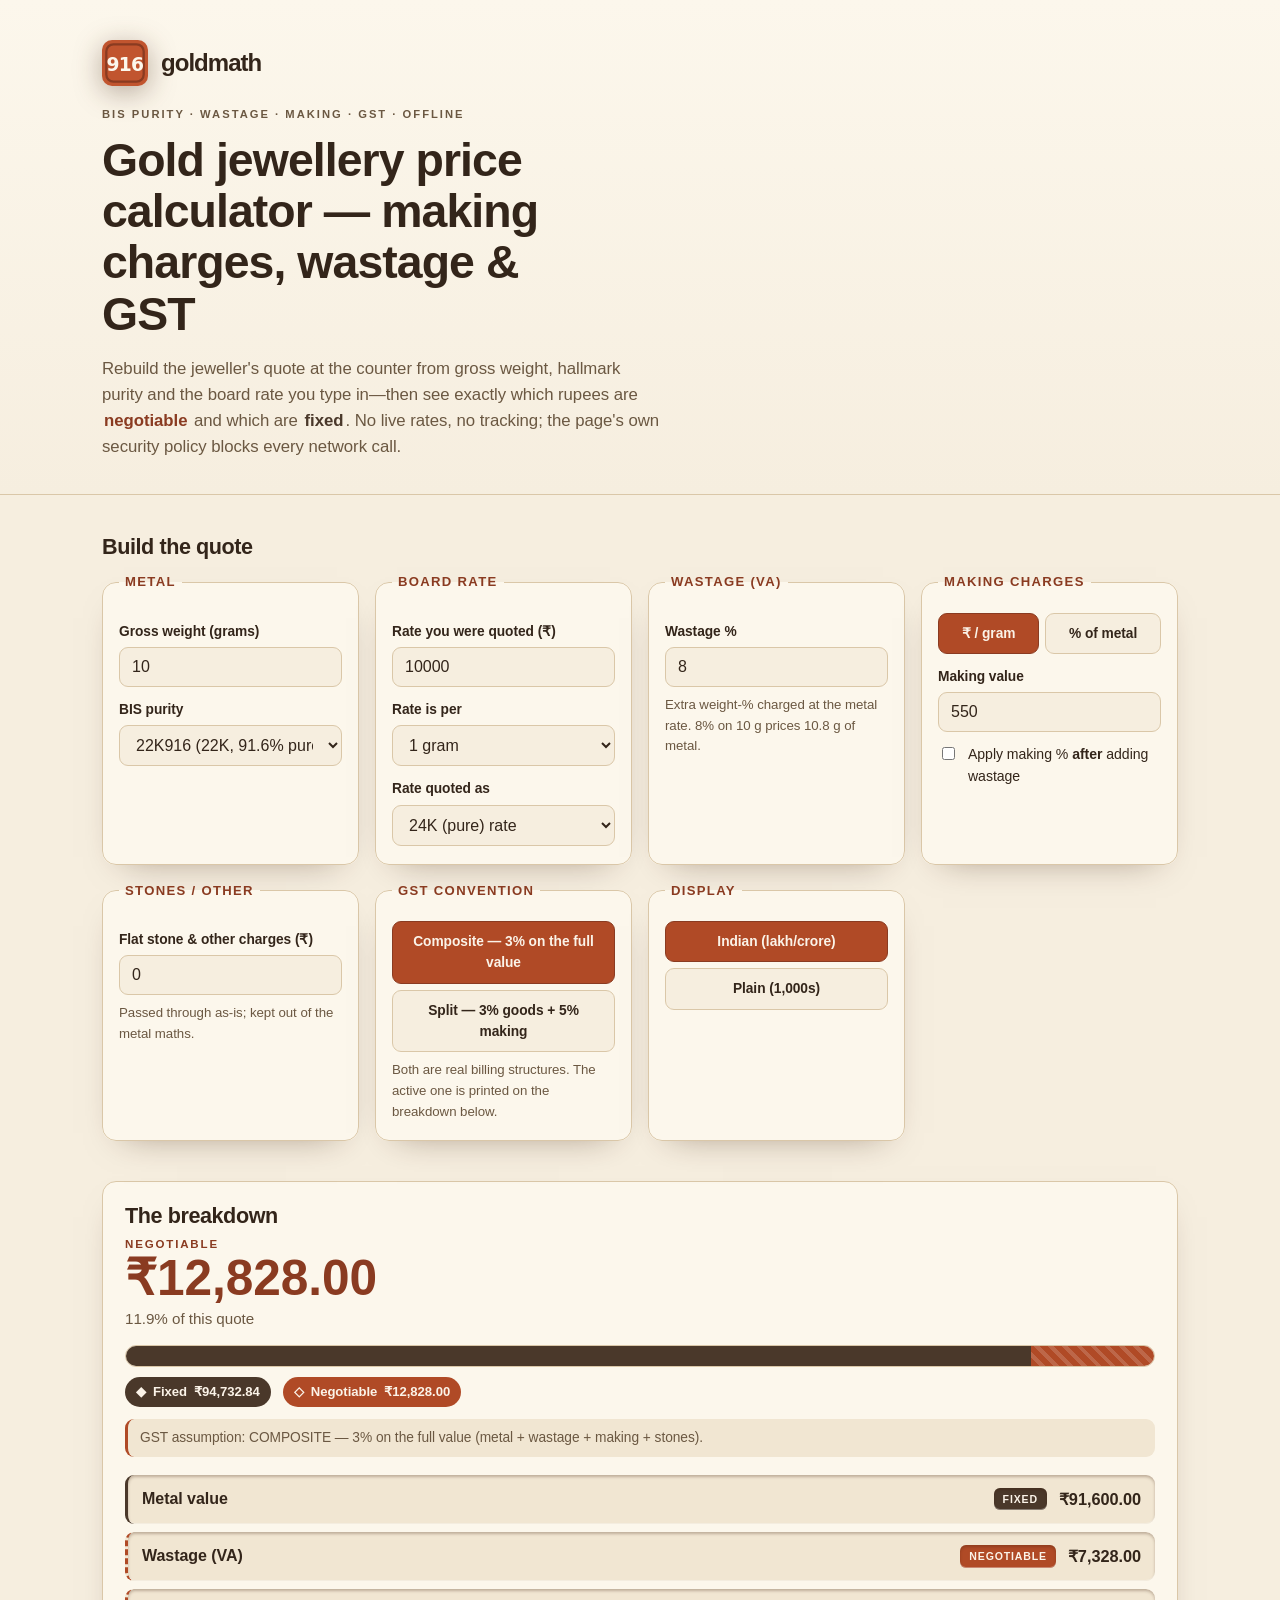
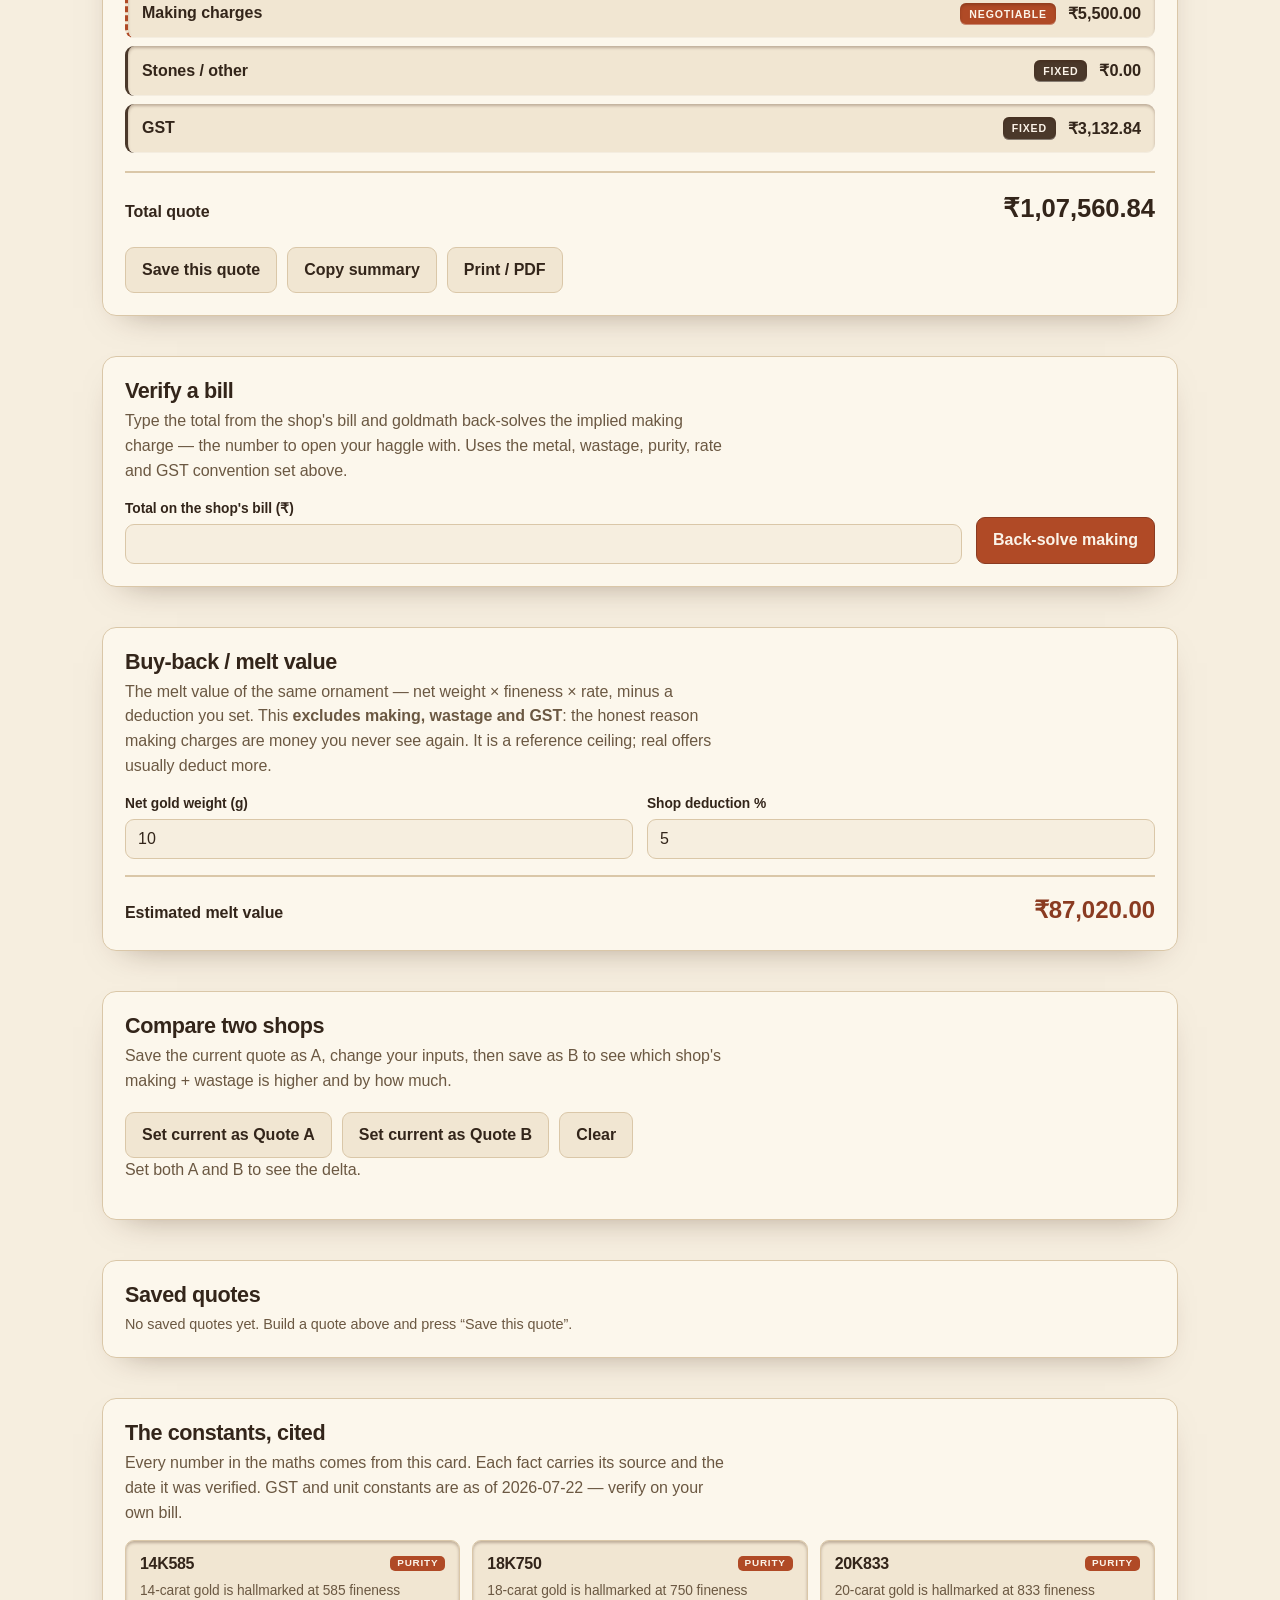
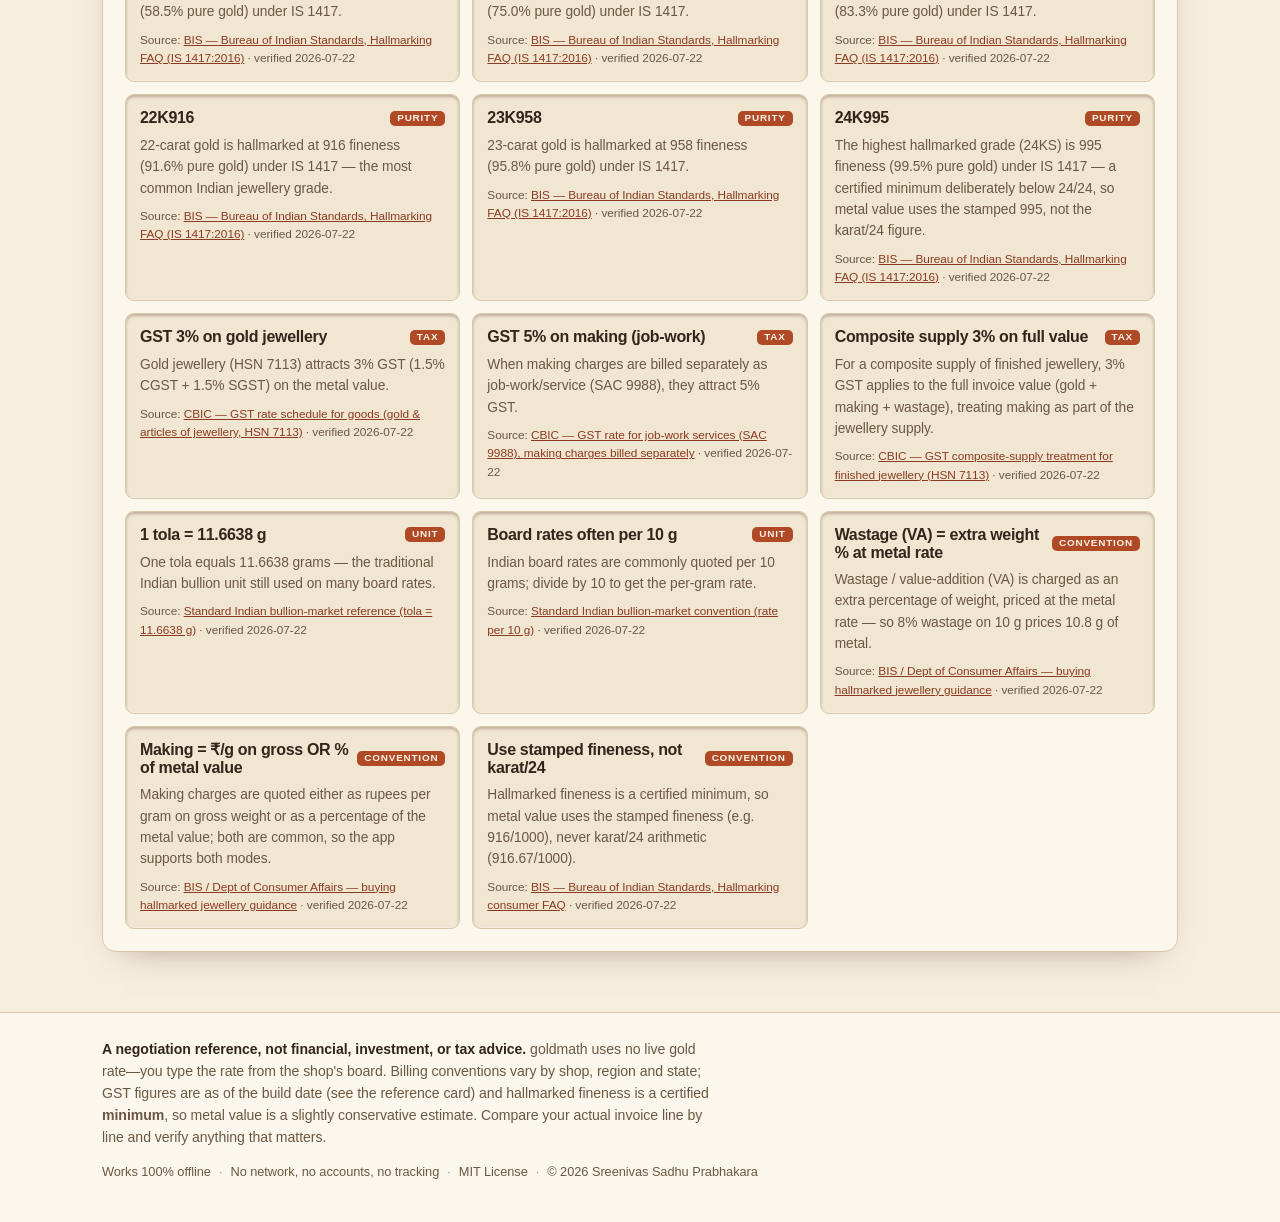
<file: index.html>
<!doctype html>
<html lang="en">
<head>
  <meta charset="utf-8">
  <meta name="viewport" content="width=device-width, initial-scale=1">
  <meta http-equiv="Content-Security-Policy" content="default-src 'self'; connect-src 'none'; img-src 'self' data:; base-uri 'none'; form-action 'none'; frame-ancestors 'none'; object-src 'none'">
  <title>goldmath — gold jewellery price calculator: making charges, wastage &amp; GST</title>
  <meta name="description" content="Rebuild a jeweller's gold price from weight, BIS purity, board rate, wastage, making charges and GST — and see exactly which rupees are negotiable. Private, offline, tells no one what you're pricing.">
  <meta name="color-scheme" content="dark light">
  <link rel="canonical" href="https://sreenivas-sadhu-prabhakara.github.io/goldmath/">
  <meta name="robots" content="index, follow, max-image-preview:large">
  <meta name="author" content="Sreenivas Sadhu Prabhakara">
  <meta name="keywords" content="gold jewellery price calculator, making charges calculator, gold rate calculator India, wastage charges gold, GST on gold jewellery, BIS hallmark purity, 916 gold price, gold buyback value, negotiable making charges">
  <meta name="theme-color" content="#241711" media="(prefers-color-scheme: dark)">
  <meta name="theme-color" content="#F6EEDF" media="(prefers-color-scheme: light)">

  <!-- Open Graph -->
  <meta property="og:type" content="website">
  <meta property="og:site_name" content="goldmath">
  <meta property="og:title" content="goldmath — gold jewellery price calculator: making charges, wastage &amp; GST">
  <meta property="og:description" content="Rebuild the jeweller's quote at the counter and see exactly which rupees are negotiable. Splits your bill into FIXED (metal + GST) and NEGOTIABLE (making + wastage).">
  <meta property="og:url" content="https://sreenivas-sadhu-prabhakara.github.io/goldmath/">
  <meta property="og:locale" content="en_IN">
  <meta property="og:image" content="https://sreenivas-sadhu-prabhakara.github.io/goldmath/og-image.png">
  <meta property="og:image:width" content="1200">
  <meta property="og:image:height" content="630">
  <meta property="og:image:alt" content="goldmath — a debossed 916 hallmark punch above a fixed / negotiable split bar">

  <!-- Twitter -->
  <meta name="twitter:card" content="summary_large_image">
  <meta name="twitter:title" content="goldmath — gold jewellery price calculator: making charges, wastage &amp; GST">
  <meta name="twitter:description" content="Rebuild the jeweller's quote at the counter and see exactly which rupees are negotiable. Private, offline.">
  <meta name="twitter:image" content="https://sreenivas-sadhu-prabhakara.github.io/goldmath/og-image.png">
  <meta name="twitter:image:alt" content="goldmath — a debossed 916 hallmark punch above a fixed / negotiable split bar">

  <link rel="stylesheet" href="styles.css">
  <link rel="icon" href="favicon.svg" type="image/svg+xml">
  <link rel="apple-touch-icon" href="apple-touch-icon.png">
  <link rel="manifest" href="manifest.webmanifest">

  <!-- Structured data (data block; not affected by script-src) -->
  <script type="application/ld+json">
  {
    "@context": "https://schema.org",
    "@type": "WebApplication",
    "name": "goldmath",
    "description": "A gold jewellery price calculator that rebuilds a jeweller's quote from gross weight, BIS purity, board rate, wastage, making charges and GST, then splits it into FIXED (metal value + GST) and NEGOTIABLE (making + wastage). Also shows honest buy-back value. Runs fully offline.",
    "url": "https://sreenivas-sadhu-prabhakara.github.io/goldmath/",
    "applicationCategory": "FinanceApplication",
    "operatingSystem": "Any (modern web browser)",
    "browserRequirements": "Requires a modern web browser with JavaScript enabled.",
    "isAccessibleForFree": true,
    "offers": { "@type": "Offer", "price": "0", "priceCurrency": "INR" },
    "license": "https://opensource.org/licenses/MIT",
    "author": { "@type": "Person", "name": "Sreenivas Sadhu Prabhakara" },
    "softwareVersion": "0.1.0",
    "featureList": [
      "Rebuild a gold jewellery quote from weight, purity, rate, wastage, making and GST",
      "Split the quote into FIXED (metal + GST) and NEGOTIABLE (making + wastage)",
      "BIS IS 1417 purity picker (14K585 to 24K995)",
      "Two GST conventions: composite 3% vs split 3% + 5% on making",
      "Verify mode: back-solve the implied making charge from a shop's total",
      "Buy-back / melt-value estimate excluding making, wastage and GST",
      "Two-quote side-by-side comparison",
      "Runs 100% offline in your browser — no network, ever"
    ]
  }
  </script>
  <script type="application/ld+json">
  {
    "@context": "https://schema.org",
    "@type": "FAQPage",
    "mainEntity": [
      {
        "@type": "Question",
        "name": "How are gold jewellery making charges calculated?",
        "acceptedAnswer": {
          "@type": "Answer",
          "text": "Making charges are quoted either as rupees per gram on the gross weight or as a percentage of the metal value. goldmath supports both, and treats making charges plus wastage as the NEGOTIABLE part of your bill — the rupees that can move in a haggle — while metal value and GST are FIXED."
        }
      },
      {
        "@type": "Question",
        "name": "What GST applies to gold jewellery in India?",
        "acceptedAnswer": {
          "@type": "Answer",
          "text": "Gold jewellery (HSN 7113) attracts 3% GST on the metal value. When making charges are billed separately as job-work (SAC 9988) they attract 5%. Many bills instead treat the whole thing as a composite supply taxed at 3%. goldmath lets you pick whichever convention your bill uses and prints the assumption. Rates are as of 2026-07-22 — verify against your invoice."
        }
      },
      {
        "@type": "Question",
        "name": "Why does goldmath use 916 and not 22/24 for 22K gold?",
        "acceptedAnswer": {
          "@type": "Answer",
          "text": "Under BIS standard IS 1417, hallmarked 22-carat gold is stamped 916 (a certified minimum of 91.6% purity), not 22/24 = 91.667%. goldmath uses the stamped fineness, so metal value is a slightly conservative, honest estimate."
        }
      },
      {
        "@type": "Question",
        "name": "Does goldmath fetch live gold rates or track what I price?",
        "acceptedAnswer": {
          "@type": "Answer",
          "text": "No — never. You type the rate from the shop's board or the day's newspaper. The page's Content-Security-Policy sets connect-src 'none', so the browser itself physically blocks every network request. Nothing about what you are pricing can leave your device; saved quotes live only in this browser's localStorage."
        }
      }
    ]
  }
  </script>
</head>
<body>
  <a class="skip-link" href="#builder">Skip to the calculator</a>

  <!-- ============ HERO ============ -->
  <header class="hero" id="top">
    <div class="hero__inner">
      <div class="brand">
        <svg class="brand__mark" viewBox="0 0 32 32" aria-hidden="true">
          <rect width="32" height="32" rx="7" fill="#C1552F"/>
          <rect x="3" y="3" width="26" height="26" rx="5" fill="none" stroke="#8A3B21" stroke-width="1.6"/>
          <text x="16" y="21.5" text-anchor="middle" font-family="system-ui, -apple-system, sans-serif" font-weight="800" font-size="13" letter-spacing="-0.5" fill="#FCF7EC">916</text>
        </svg>
        <span class="brand__word">goldmath</span>
      </div>
      <p class="eyebrow">BIS purity &middot; wastage &middot; making &middot; GST &middot; offline</p>
      <h1 class="hero__title">Gold jewellery price calculator&nbsp;&mdash; making charges, wastage &amp; GST</h1>
      <p class="hero__lede">
        Rebuild the jeweller's quote at the counter from gross weight, hallmark purity and the
        board rate you type in&mdash;then see exactly which rupees are <span class="hl hl--neg">negotiable</span>
        and which are <span class="hl hl--fix">fixed</span>. No live rates, no tracking; the page's
        own security policy blocks every network call.
      </p>
    </div>
  </header>

  <main>
    <!-- ============ BUILDER ============ -->
    <section class="builder" id="builder" aria-labelledby="builderHeading">
      <h2 class="section__heading" id="builderHeading">Build the quote</h2>

      <form class="grid" id="quoteForm" novalidate>
        <fieldset class="panel">
          <legend class="panel__legend">Metal</legend>
          <div class="field">
            <label for="grossGrams">Gross weight (grams)</label>
            <input type="number" id="grossGrams" name="grossGrams" min="0" step="0.001" value="10" inputmode="decimal">
          </div>
          <div class="field">
            <label for="purity">BIS purity</label>
            <select id="purity" name="purity"></select>
          </div>
        </fieldset>

        <fieldset class="panel">
          <legend class="panel__legend">Board rate</legend>
          <div class="field">
            <label for="rateRupees">Rate you were quoted (₹)</label>
            <input type="number" id="rateRupees" name="rateRupees" min="0" step="0.01" value="10000" inputmode="decimal">
          </div>
          <div class="field">
            <label for="rateBasis">Rate is per</label>
            <select id="rateBasis" name="rateBasis">
              <option value="gram">1 gram</option>
              <option value="per10g">10 grams</option>
              <option value="tola">1 tola (11.6638 g)</option>
            </select>
          </div>
          <div class="field">
            <label for="rateQuoted">Rate quoted as</label>
            <select id="rateQuoted" name="rateQuoted">
              <option value="1000">24K (pure) rate</option>
              <option value="916">22K (916) rate</option>
            </select>
          </div>
        </fieldset>

        <fieldset class="panel">
          <legend class="panel__legend">Wastage (VA)</legend>
          <div class="field">
            <label for="wastagePct">Wastage %</label>
            <input type="number" id="wastagePct" name="wastagePct" min="0" step="0.1" value="8" inputmode="decimal">
          </div>
          <p class="panel__hint">Extra weight-% charged at the metal rate. 8% on 10&nbsp;g prices 10.8&nbsp;g of metal.</p>
        </fieldset>

        <fieldset class="panel">
          <legend class="panel__legend">Making charges</legend>
          <div class="segmented" role="radiogroup" aria-label="Making charge mode">
            <label class="seg"><input type="radio" name="makingMode" value="per_gram" checked><span>₹ / gram</span></label>
            <label class="seg"><input type="radio" name="makingMode" value="pct"><span>% of metal</span></label>
          </div>
          <div class="field">
            <label for="makingVal">Making value</label>
            <input type="number" id="makingVal" name="makingVal" min="0" step="0.01" value="550" inputmode="decimal">
          </div>
          <label class="toggle" id="afterWastageToggle" hidden>
            <input type="checkbox" name="makingAfterWastage"><span>Apply making&nbsp;% <em>after</em> adding wastage</span>
          </label>
        </fieldset>

        <fieldset class="panel">
          <legend class="panel__legend">Stones / other</legend>
          <div class="field">
            <label for="stonesRupees">Flat stone &amp; other charges (₹)</label>
            <input type="number" id="stonesRupees" name="stonesRupees" min="0" step="0.01" value="0" inputmode="decimal">
          </div>
          <p class="panel__hint">Passed through as-is; kept out of the metal maths.</p>
        </fieldset>

        <fieldset class="panel">
          <legend class="panel__legend">GST convention</legend>
          <div class="segmented segmented--col" role="radiogroup" aria-label="GST convention">
            <label class="seg"><input type="radio" name="gstConvention" value="composite" checked><span>Composite &mdash; 3% on the full value</span></label>
            <label class="seg"><input type="radio" name="gstConvention" value="split"><span>Split &mdash; 3% goods + 5% making</span></label>
          </div>
          <p class="panel__hint">Both are real billing structures. The active one is printed on the breakdown below.</p>
        </fieldset>

        <fieldset class="panel">
          <legend class="panel__legend">Display</legend>
          <div class="segmented" role="radiogroup" aria-label="Number grouping">
            <label class="seg"><input type="radio" name="grouping" value="indian" checked><span>Indian (lakh/crore)</span></label>
            <label class="seg"><input type="radio" name="grouping" value="plain"><span>Plain (1,000s)</span></label>
          </div>
        </fieldset>
      </form>
    </section>

    <!-- ============ RESULT ============ -->
    <section class="result" id="result" aria-labelledby="resultHeading" aria-live="polite">
      <h2 class="section__heading" id="resultHeading">The breakdown</h2>

      <div class="split">
        <div class="split__headline">
          <span class="split__label">Negotiable</span>
          <span class="split__big" id="negotiableBig">₹0.00</span>
          <span class="split__sub" id="negotiablePct">0% of this quote</span>
        </div>
        <div class="split__bar" role="img" aria-label="Fixed versus negotiable share of the quote" id="splitBar">
          <div class="split__seg split__seg--fix" id="segFix"></div>
          <div class="split__seg split__seg--neg" id="segNeg"></div>
        </div>
        <div class="split__legend">
          <span class="tag tag--fix">Fixed <span id="fixedTotal">₹0.00</span></span>
          <span class="tag tag--neg">Negotiable <span id="negTotal">₹0.00</span></span>
        </div>
        <p class="split__assumption" id="gstAssumption"></p>
      </div>

      <ul class="lines" id="lines" aria-label="Line-item breakdown"></ul>

      <div class="grand">
        <span>Total quote</span>
        <span class="grand__num" id="grandTotal">₹0.00</span>
      </div>

      <div class="result__actions">
        <button type="button" class="btn btn--ghost" id="saveBtn">Save this quote</button>
        <button type="button" class="btn btn--ghost" id="copyBtn">Copy summary</button>
        <button type="button" class="btn btn--ghost" id="printBtn">Print / PDF</button>
        <span class="result__note" id="copyNote" role="status" aria-live="polite"></span>
      </div>
    </section>

    <!-- ============ VERIFY MODE ============ -->
    <section class="verify" id="verify" aria-labelledby="verifyHeading">
      <h2 class="section__heading" id="verifyHeading">Verify a bill</h2>
      <p class="section__lede">Type the total from the shop's bill and goldmath back-solves the implied making charge &mdash; the number to open your haggle with. Uses the metal, wastage, purity, rate and GST convention set above.</p>
      <form class="verify__form" id="verifyForm" novalidate>
        <div class="field">
          <label for="shopTotal">Total on the shop's bill (₹)</label>
          <input type="number" id="shopTotal" name="shopTotal" min="0" step="0.01" inputmode="decimal">
        </div>
        <button type="submit" class="btn btn--primary">Back-solve making</button>
      </form>
      <p class="verify__out" id="verifyOut" role="status" aria-live="polite"></p>
    </section>

    <!-- ============ BUY-BACK ============ -->
    <section class="buyback" id="buyback" aria-labelledby="buybackHeading">
      <h2 class="section__heading" id="buybackHeading">Buy-back / melt value</h2>
      <p class="section__lede">The melt value of the same ornament &mdash; net weight &times; fineness &times; rate, minus a deduction you set. This <strong>excludes making, wastage and GST</strong>: the honest reason making charges are money you never see again. It is a reference ceiling; real offers usually deduct more.</p>
      <form class="buyback__form" id="buybackForm" novalidate>
        <div class="field">
          <label for="netGrams">Net gold weight (g)</label>
          <input type="number" id="netGrams" name="netGrams" min="0" step="0.001" value="10" inputmode="decimal">
        </div>
        <div class="field">
          <label for="deductionPct">Shop deduction %</label>
          <input type="number" id="deductionPct" name="deductionPct" min="0" max="100" step="0.1" value="5" inputmode="decimal">
        </div>
      </form>
      <div class="buyback__out">
        <span>Estimated melt value</span>
        <span class="buyback__num" id="buybackNum">₹0.00</span>
      </div>
    </section>

    <!-- ============ COMPARE ============ -->
    <section class="compare" id="compare" aria-labelledby="compareHeading">
      <h2 class="section__heading" id="compareHeading">Compare two shops</h2>
      <p class="section__lede">Save the current quote as A, change your inputs, then save as B to see which shop's making + wastage is higher and by how much.</p>
      <div class="compare__slots">
        <button type="button" class="btn btn--ghost" id="setABtn">Set current as Quote A</button>
        <button type="button" class="btn btn--ghost" id="setBBtn">Set current as Quote B</button>
        <button type="button" class="btn btn--ghost" id="clearCmpBtn">Clear</button>
      </div>
      <div class="compare__out" id="compareOut"></div>
    </section>

    <!-- ============ SAVED QUOTES ============ -->
    <section class="saved" id="saved" aria-labelledby="savedHeading">
      <h2 class="section__heading" id="savedHeading">Saved quotes</h2>
      <ul class="saved__list" id="savedList"></ul>
      <p class="saved__empty" id="savedEmpty">No saved quotes yet. Build a quote above and press &ldquo;Save this quote&rdquo;.</p>
    </section>

    <!-- ============ REFERENCE CARD ============ -->
    <section class="reference" id="reference" aria-labelledby="refHeading">
      <h2 class="section__heading" id="refHeading">The constants, cited</h2>
      <p class="section__lede">Every number in the maths comes from this card. Each fact carries its source and the date it was verified. <span id="asOfLine"></span></p>
      <div class="reference__grid" id="referenceGrid"></div>
    </section>
  </main>

  <!-- ============ FOOTER ============ -->
  <footer class="foot">
    <div class="foot__inner">
      <p class="foot__disclaimer">
        <strong>A negotiation reference, not financial, investment, or tax advice.</strong>
        goldmath uses no live gold rate&mdash;you type the rate from the shop's board. Billing conventions
        vary by shop, region and state; GST figures are as of the build date (see the reference card) and
        hallmarked fineness is a certified <em>minimum</em>, so metal value is a slightly conservative
        estimate. Compare your actual invoice line by line and verify anything that matters.
      </p>
      <p class="foot__meta">
        <span>Works 100% offline</span><span class="foot__dot">&middot;</span>
        <span>No network, no accounts, no tracking</span><span class="foot__dot">&middot;</span>
        <span>MIT&nbsp;License</span><span class="foot__dot">&middot;</span>
        <span>&copy; 2026 Sreenivas&nbsp;Sadhu&nbsp;Prabhakara</span>
      </p>
    </div>
  </footer>

  <script src="data/facts.js" defer></script>
  <script src="data/engine.js" defer></script>
  <script src="app.js" defer></script>
</body>
</html>
</file>
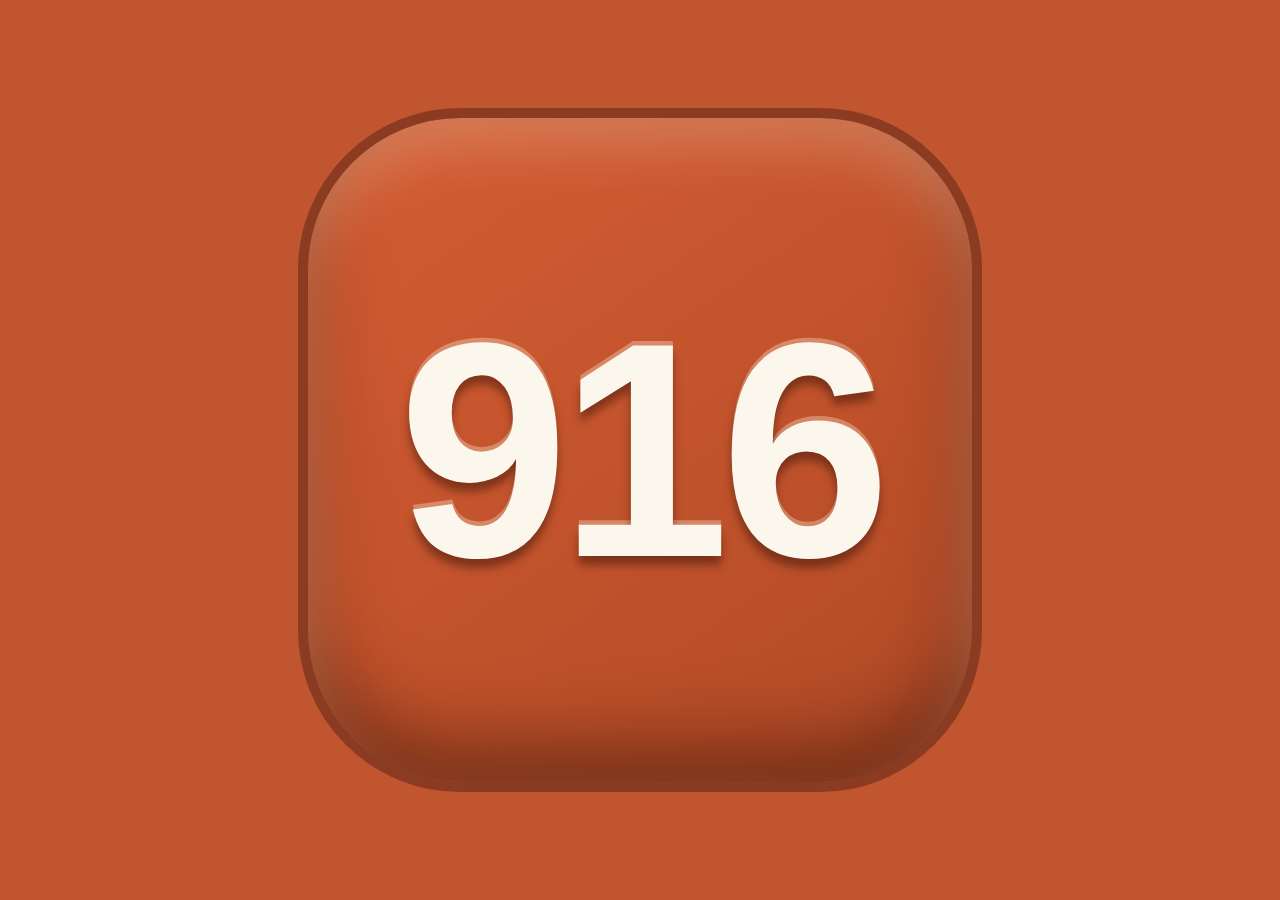
<file: assets/icon.html>
<!doctype html>
<html lang="en">
<head>
<meta charset="utf-8">
<style>
  * { box-sizing: border-box; margin: 0; padding: 0; }
  html, body { width: 100%; height: 100%; overflow: hidden; background: #C1552F; }
  body { display: grid; place-items: center; }
  /* 12% safe padding -> punch fills the middle 76vmin */
  .punch {
    width: 76vmin; height: 76vmin; border-radius: 18vmin;
    background: linear-gradient(145deg, #d55d33, #b04a26);
    display: grid; place-items: center;
    box-shadow: inset 0 3vmin 6vmin rgba(255,220,190,0.30),
                inset 0 -4vmin 8vmin rgba(60,20,8,0.55);
    border: 1.2vmin solid #8A3B21;
  }
  .punch span {
    font-family: ui-sans-serif, -apple-system, "Segoe UI", Roboto, sans-serif;
    font-size: 34vmin; font-weight: 800; letter-spacing: -0.03em; color: #FCF7EC;
    text-shadow: 0 1vmin 1vmin rgba(60,20,8,0.5), 0 -0.5vmin 0 rgba(255,235,215,0.35);
  }
</style>
</head>
<body>
  <div class="punch"><span>916</span></div>
</body>
</html>
</file>
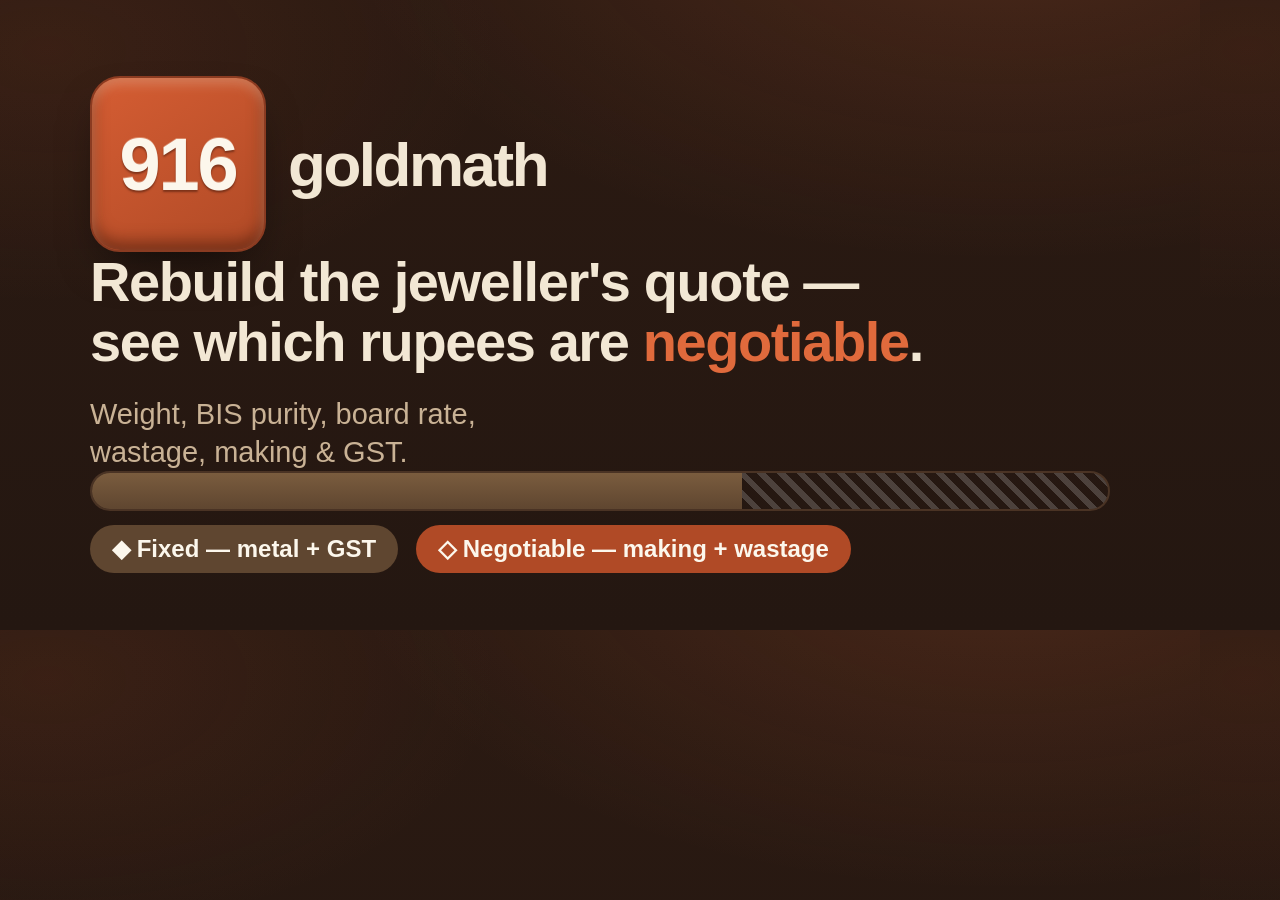
<file: assets/og.html>
<!doctype html>
<html lang="en">
<head>
<meta charset="utf-8">
<style>
  :root {
    --bg: #241711; --card: #2F1F16; --line: #4A3324;
    --ink: #F2E7D4; --soft: #C9B295;
    --accent: #E06A3C; --accent-deep: #B04A26; --fixed: #6B5136;
    --cream: #FCF7EC;
    --sans: ui-sans-serif, -apple-system, "Segoe UI", Roboto, "Noto Sans", sans-serif;
  }
  * { box-sizing: border-box; margin: 0; padding: 0; }
  html, body { width: 1200px; height: 630px; overflow: hidden; }
  body {
    position: relative; font-family: var(--sans); color: var(--ink);
    -webkit-font-smoothing: antialiased;
    background:
      radial-gradient(1100px 560px at 84% -12%, rgba(224,106,60,0.16), transparent 60%),
      radial-gradient(820px 460px at 4% 8%, rgba(193,85,47,0.10), transparent 55%),
      linear-gradient(180deg, #2b1a12 0%, #241711 100%);
  }
  .frame { position: absolute; inset: 0; padding: 76px 90px; display: flex; flex-direction: column; justify-content: space-between; }
  .brand { display: flex; align-items: center; gap: 22px; }
  .brand__word { font-size: 62px; font-weight: 800; letter-spacing: -0.04em; }

  /* the debossed hallmark punch */
  .punch {
    width: 176px; height: 176px; border-radius: 30px;
    background: linear-gradient(145deg, #d55d33, #b04a26);
    display: grid; place-items: center;
    box-shadow: inset 0 6px 12px rgba(255,220,190,0.30),
                inset 0 -8px 16px rgba(60,20,8,0.55),
                0 22px 48px -20px rgba(0,0,0,0.7);
    border: 2px solid #8A3B21;
  }
  .punch span {
    font-size: 74px; font-weight: 800; letter-spacing: -0.03em; color: var(--cream);
    text-shadow: 0 2px 2px rgba(60,20,8,0.5), 0 -1px 0 rgba(255,235,215,0.35);
  }

  .headline { max-width: 900px; }
  .headline h1 { font-size: 56px; font-weight: 800; letter-spacing: -0.025em; line-height: 1.08; }
  .headline h1 .neg { color: var(--accent); }
  .headline p { margin-top: 22px; font-size: 29px; font-weight: 500; color: var(--soft); max-width: 30ch; line-height: 1.32; }

  /* fixed / negotiable split bar */
  .splitwrap { display: flex; flex-direction: column; gap: 14px; }
  .bar { display: flex; height: 40px; border-radius: 999px; overflow: hidden; border: 2px solid var(--line); }
  .bar .fix { width: 64%; background: linear-gradient(180deg,#7a5c3e,#5f4630); }
  .bar .neg { width: 36%; background: linear-gradient(180deg,#e2703f,#c1552f);
    background-image: repeating-linear-gradient(45deg, transparent, transparent 8px, rgba(255,255,255,0.18) 8px, rgba(255,255,255,0.18) 14px); }
  .legend { display: flex; gap: 18px; }
  .tag { display: inline-flex; align-items: center; gap: 11px; font-size: 24px; font-weight: 700; padding: 10px 22px; border-radius: 999px; }
  .tag.fix { background: #5f4630; color: var(--cream); }
  .tag.neg { background: var(--accent-deep); color: var(--cream); }
</style>
</head>
<body>
  <div class="frame">
    <div class="brand">
      <div class="punch"><span>916</span></div>
      <span class="brand__word">goldmath</span>
    </div>

    <div class="headline">
      <h1>Rebuild the jeweller's quote&nbsp;—<br>see which rupees are <span class="neg">negotiable</span>.</h1>
      <p>Weight, BIS purity, board rate, wastage, making &amp; GST.</p>
    </div>

    <div class="splitwrap">
      <div class="bar"><div class="fix"></div><div class="neg"></div></div>
      <div class="legend">
        <span class="tag fix">◆ Fixed — metal + GST</span>
        <span class="tag neg">◇ Negotiable — making + wastage</span>
      </div>
    </div>
  </div>
</body>
</html>
</file>
<file: styles.css>
/* ============================================================
   goldmath — warm terracotta clay + cream. The hallmark punch.
   Light + dark via prefers-color-scheme. WCAG-AA in both.
   ============================================================ */

:root {
  /* Light: unfired slip cream */
  --bg:        #F6EEDF;
  --card:      #FCF7EC;
  --card2:     #F1E6D2;
  --ink:       #33251A;   /* kiln-smoke brown ink */
  --ink-soft:  #6B5842;
  --line:      #DAC7A8;
  --accent:    #B04A26;   /* terracotta — negotiable (darkened so cream text clears WCAG-AA 4.5:1) */
  --accent-deep:#8A3B21;  /* burnt clay */
  --fixed:     #4A382A;   /* kiln-brown — fixed chips (AA on cream) */
  --neg-ink:   #FBF3E8;   /* text on terracotta chip */
  --fix-ink:   #FBF3E8;   /* text on kiln-brown chip */
  --ok:        #3E6B3A;

  --sans: ui-sans-serif, -apple-system, "Segoe UI", Roboto, "Noto Sans", sans-serif;
  --radius: 14px;
  --radius-sm: 9px;
  --shadow: 0 14px 34px -22px rgba(60, 30, 12, 0.5);
  --deboss: inset 0 2px 3px rgba(60,30,12,0.28), inset 0 -1px 0 rgba(255,255,255,0.35);
  --wrap: 1120px;
  --ease: cubic-bezier(0.22, 0.61, 0.36, 1);
}

@media (prefers-color-scheme: dark) {
  :root {
    --bg:        #241711;   /* fired clay */
    --card:      #2F1F16;
    --card2:     #3A281C;
    --ink:       #F2E7D4;   /* cream */
    --ink-soft:  #C9B295;
    --line:      #4A3324;
    --accent:    #E06A3C;   /* ember terracotta */
    --accent-deep:#F0895C;
    --fixed:     #E5D2B8;   /* light kiln for chip bg in dark */
    --neg-ink:   #24140C;
    --fix-ink:   #24140C;
    --ok:        #8Fc27f;
    --shadow: 0 16px 40px -22px rgba(0,0,0,0.7);
    --deboss: inset 0 2px 4px rgba(0,0,0,0.5), inset 0 -1px 0 rgba(255,255,255,0.06);
  }
}

* { box-sizing: border-box; }
html { -webkit-text-size-adjust: 100%; }

body {
  margin: 0;
  background: var(--bg);
  color: var(--ink);
  font-family: var(--sans);
  font-size: 16px;
  line-height: 1.55;
  letter-spacing: -0.003em;
  -webkit-font-smoothing: antialiased;
  text-rendering: optimizeLegibility;
}

body::before {
  content: "";
  position: fixed; inset: 0; z-index: -1; pointer-events: none;
  background:
    radial-gradient(1100px 560px at 84% -10%, rgba(193,85,47,0.10), transparent 62%),
    radial-gradient(820px 460px at 6% 6%, rgba(138,59,33,0.06), transparent 55%);
}

h1, h2, h3 { margin: 0; font-weight: 800; letter-spacing: -0.02em; line-height: 1.1; }
p { margin: 0; }
em { font-style: normal; font-weight: 600; }

a { color: var(--accent-deep); }
@media (prefers-color-scheme: dark) { a { color: var(--accent-deep); } }

.skip-link {
  position: absolute; left: 12px; top: -60px;
  background: var(--accent); color: var(--neg-ink);
  padding: 10px 16px; border-radius: 10px; font-weight: 700;
  z-index: 50; transition: top 0.18s var(--ease); text-decoration: none;
}
.skip-link:focus { top: 12px; }

a:focus-visible, button:focus-visible, input:focus-visible,
select:focus-visible, .seg:focus-within, .toggle:focus-within {
  outline: 3px solid var(--accent);
  outline-offset: 2px;
  border-radius: 6px;
}

/* tabular numerals everywhere money lives */
.split__big, .split__sub, .line__val, .grand__num, .buyback__num,
.cmp td, .saved__fig, input[type="number"], select, .tag, .chip {
  font-variant-numeric: tabular-nums;
}

/* ============ HERO ============ */
.hero {
  border-bottom: 1px solid var(--line);
  background: linear-gradient(180deg, var(--card) 0%, var(--bg) 100%);
}
.hero__inner {
  max-width: var(--wrap);
  margin: 0 auto;
  padding: 40px 22px 34px;
}
.brand { display: flex; align-items: center; gap: 13px; margin-bottom: 20px; }
.brand__mark { width: 46px; height: 46px; filter: drop-shadow(0 6px 14px rgba(60,30,12,0.35)); }
.brand__word { font-size: 1.5rem; font-weight: 800; letter-spacing: -0.04em; }

.eyebrow {
  font-size: 0.7rem; text-transform: uppercase; letter-spacing: 0.18em;
  color: var(--ink-soft); font-weight: 700; margin-bottom: 12px;
}
.hero__title { font-size: clamp(1.7rem, 4.6vw, 2.9rem); max-width: 18ch; }
.hero__lede {
  margin-top: 16px; max-width: 60ch; font-size: 1.05rem; color: var(--ink-soft);
}
.hl { font-weight: 700; padding: 0 2px; border-radius: 4px; }
.hl--neg { color: var(--accent-deep); }
.hl--fix { color: var(--fixed); }
@media (prefers-color-scheme: dark) { .hl--fix { color: var(--ink); } }

/* ============ LAYOUT ============ */
main { max-width: var(--wrap); margin: 0 auto; padding: 0 22px 60px; }
section { margin-top: 40px; }
.section__heading { font-size: 1.35rem; margin-bottom: 6px; }
.section__lede { color: var(--ink-soft); max-width: 68ch; margin-bottom: 14px; }

/* ============ FORM GRID ============ */
.grid {
  display: grid; gap: 16px; margin-top: 14px;
  grid-template-columns: repeat(auto-fit, minmax(240px, 1fr));
}
.panel {
  background: var(--card); border: 1px solid var(--line);
  border-radius: var(--radius); padding: 16px 16px 18px;
  box-shadow: var(--shadow); margin: 0; min-width: 0;
}
.panel__legend {
  font-weight: 800; font-size: 0.82rem; text-transform: uppercase;
  letter-spacing: 0.1em; color: var(--accent-deep); padding: 0 6px;
}
@media (prefers-color-scheme: dark) { .panel__legend { color: var(--accent); } }
.panel__hint { font-size: 0.83rem; color: var(--ink-soft); margin-top: 8px; }

.field { margin-top: 12px; }
.field label { display: block; font-size: 0.86rem; font-weight: 600; margin-bottom: 5px; }
input[type="number"], select {
  width: 100%; padding: 10px 12px; font-size: 1rem;
  border: 1px solid var(--line); border-radius: var(--radius-sm);
  background: var(--bg); color: var(--ink); font-family: inherit;
}

.segmented { display: flex; gap: 6px; flex-wrap: wrap; margin-top: 4px; }
.segmented--col { flex-direction: column; }
.seg { position: relative; flex: 1 1 auto; }
.seg input { position: absolute; opacity: 0; inset: 0; cursor: pointer; }
.seg span {
  display: block; text-align: center; padding: 9px 12px;
  border: 1px solid var(--line); border-radius: var(--radius-sm);
  font-size: 0.86rem; font-weight: 600; cursor: pointer; background: var(--bg);
}
.seg input:checked + span {
  background: var(--accent); color: var(--neg-ink);
  border-color: var(--accent-deep); font-weight: 700;
}
.toggle { display: flex; gap: 10px; align-items: flex-start; margin-top: 12px; font-size: 0.88rem; cursor: pointer; }
.toggle input { margin-top: 3px; accent-color: var(--accent); }

/* ============ RESULT / SPLIT ============ */
.result { background: var(--card); border: 1px solid var(--line);
  border-radius: var(--radius); padding: 22px; box-shadow: var(--shadow); }
.split { margin: 8px 0 18px; }
.split__headline { display: flex; flex-direction: column; align-items: flex-start; }
.split__label {
  font-size: 0.72rem; text-transform: uppercase; letter-spacing: 0.16em;
  color: var(--accent-deep); font-weight: 800;
}
@media (prefers-color-scheme: dark) { .split__label { color: var(--accent); } }
.split__big { font-size: clamp(2rem, 7vw, 3.1rem); font-weight: 800; color: var(--accent-deep); line-height: 1; }
@media (prefers-color-scheme: dark) { .split__big { color: var(--accent-deep); } }
.split__sub { font-size: 0.95rem; color: var(--ink-soft); margin-top: 4px; }

.split__bar {
  display: flex; height: 22px; border-radius: 999px; overflow: hidden;
  margin: 14px 0 10px; border: 1px solid var(--line);
}
.split__seg { height: 100%; transition: width 0.25s var(--ease); }
.split__seg--fix { background: var(--fixed); }
.split__seg--neg { background: var(--accent); background-image: repeating-linear-gradient(45deg, transparent, transparent 6px, rgba(255,255,255,0.16) 6px, rgba(255,255,255,0.16) 10px); }

.split__legend { display: flex; gap: 12px; flex-wrap: wrap; }
.tag {
  display: inline-flex; gap: 7px; align-items: center;
  font-size: 0.82rem; font-weight: 700; padding: 5px 11px; border-radius: 999px;
}
.tag--fix { background: var(--fixed); color: var(--fix-ink); }
.tag--neg { background: var(--accent); color: var(--neg-ink); }
.tag--neg::before { content: "◇"; }
.tag--fix::before { content: "◆"; }

.split__assumption {
  margin-top: 12px; font-size: 0.86rem; color: var(--ink-soft);
  padding: 8px 12px; background: var(--card2); border-radius: var(--radius-sm);
  border-left: 3px solid var(--accent);
}

/* line items = debossed stamped chips */
.lines { list-style: none; margin: 18px 0 0; padding: 0; display: grid; gap: 8px; }
.line {
  display: grid; grid-template-columns: 1fr auto auto; gap: 12px; align-items: center;
  padding: 12px 14px; border-radius: var(--radius-sm);
  background: var(--card2); box-shadow: var(--deboss);
}
.line--neg { border-left: 3px dashed var(--accent); }
.line--fix { border-left: 3px solid var(--fixed); }
.line__name { font-weight: 600; }
.line__val { font-weight: 800; font-size: 1.02rem; }
.chip {
  font-size: 0.66rem; font-weight: 800; letter-spacing: 0.08em;
  padding: 3px 9px; border-radius: 6px; box-shadow: var(--deboss);
}
.chip--neg { background: var(--accent); color: var(--neg-ink); }
.chip--fix { background: var(--fixed); color: var(--fix-ink); }

.grand {
  display: flex; justify-content: space-between; align-items: baseline;
  margin-top: 18px; padding-top: 16px; border-top: 2px solid var(--line);
  font-weight: 700;
}
.grand__num { font-size: 1.6rem; font-weight: 800; }

.result__actions, .compare__slots { display: flex; gap: 10px; flex-wrap: wrap; align-items: center; margin-top: 18px; }
.result__note, .verify__out, .copyNote { color: var(--ok); font-size: 0.88rem; font-weight: 600; }

/* ============ BUTTONS ============ */
.btn {
  font: inherit; font-weight: 700; cursor: pointer;
  border-radius: var(--radius-sm); padding: 10px 16px;
  border: 1px solid var(--line); background: var(--bg); color: var(--ink);
  transition: transform 0.08s var(--ease);
}
.btn:active { transform: translateY(1px); }
.btn--primary { background: var(--accent); color: var(--neg-ink); border-color: var(--accent-deep); }
.btn--ghost { background: var(--card2); }
.btn--tiny { padding: 5px 11px; font-size: 0.8rem; }
.btn--danger { color: var(--accent-deep); }
@media (prefers-color-scheme: dark) { .btn--danger { color: var(--accent-deep); } }

/* ============ VERIFY / BUYBACK / COMPARE ============ */
.verify, .buyback, .compare, .saved, .reference {
  background: var(--card); border: 1px solid var(--line);
  border-radius: var(--radius); padding: 22px; box-shadow: var(--shadow);
}
.verify__form, .buyback__form { display: flex; gap: 14px; flex-wrap: wrap; align-items: flex-end; }
.verify__form .field, .buyback__form .field { flex: 1 1 200px; margin-top: 0; }
.buyback__out, .grand { gap: 12px; }
.buyback__out { display: flex; justify-content: space-between; align-items: baseline; margin-top: 16px; padding-top: 14px; border-top: 2px solid var(--line); font-weight: 700; }
.buyback__num { font-size: 1.5rem; font-weight: 800; color: var(--accent-deep); }
@media (prefers-color-scheme: dark) { .buyback__num { color: var(--accent-deep); } }

.cmp { width: 100%; border-collapse: collapse; margin-top: 8px; font-size: 0.92rem; }
.cmp th, .cmp td { text-align: right; padding: 8px 10px; border-bottom: 1px solid var(--line); }
.cmp th:first-child, .cmp td:first-child { text-align: left; }
.cmp thead th { color: var(--ink-soft); font-size: 0.78rem; text-transform: uppercase; letter-spacing: 0.06em; }
.cmp__verdict { margin-top: 12px; font-weight: 600; padding: 10px 14px; background: var(--card2); border-radius: var(--radius-sm); border-left: 3px solid var(--accent); }

/* ============ SAVED ============ */
.saved__list { list-style: none; margin: 0; padding: 0; display: grid; gap: 10px; }
.saved__item {
  display: flex; justify-content: space-between; gap: 14px; flex-wrap: wrap;
  padding: 12px 14px; background: var(--card2); border-radius: var(--radius-sm);
}
.saved__meta { display: flex; flex-direction: column; }
.saved__name { font-weight: 700; }
.saved__fig { font-size: 0.85rem; color: var(--ink-soft); }
.saved__acts { display: flex; gap: 6px; align-items: center; }
.saved__empty { color: var(--ink-soft); font-size: 0.9rem; }

/* ============ REFERENCE CARD ============ */
.reference__grid { display: grid; gap: 12px; grid-template-columns: repeat(auto-fit, minmax(250px, 1fr)); margin-top: 8px; }
.ref {
  background: var(--card2); border: 1px solid var(--line);
  border-radius: var(--radius-sm); padding: 14px; box-shadow: var(--deboss);
}
.ref__label { font-size: 1rem; display: flex; justify-content: space-between; align-items: center; gap: 8px; }
.ref__cat { font-size: 0.62rem; font-weight: 800; text-transform: uppercase; letter-spacing: 0.08em; padding: 2px 7px; border-radius: 5px; background: var(--accent); color: var(--neg-ink); }
.ref__statement { font-size: 0.86rem; color: var(--ink-soft); margin-top: 8px; }
.ref__src { font-size: 0.74rem; color: var(--ink-soft); margin-top: 8px; }

/* ============ FOOTER ============ */
.foot { border-top: 1px solid var(--line); background: var(--card); }
.foot__inner { max-width: var(--wrap); margin: 0 auto; padding: 26px 22px 40px; }
.foot__disclaimer { font-size: 0.88rem; color: var(--ink-soft); max-width: 78ch; }
.foot__disclaimer strong { color: var(--ink); }
.foot__meta { margin-top: 14px; font-size: 0.8rem; color: var(--ink-soft); display: flex; flex-wrap: wrap; gap: 8px; align-items: center; }
.foot__dot { opacity: 0.6; }

/* ============ MOTION ============ */
@media (prefers-reduced-motion: reduce) {
  * { transition: none !important; }
  .skip-link { transition: none; }
}

/* ============ PRINT ============ */
@media print {
  :root {
    --bg: #fff; --card: #fff; --card2: #fff; --ink: #000; --ink-soft: #333;
    --line: #999; --accent: #8A3B21; --accent-deep: #8A3B21; --fixed: #333;
    --neg-ink: #fff; --fix-ink: #fff;
  }
  body::before { display: none; }
  .hero__lede, .eyebrow, .brand__mark,
  .result__actions, .verify__form, .buyback__form, .compare__slots,
  .saved__acts, .skip-link { display: none !important; }
  .panel, .result, .verify, .buyback, .compare, .saved, .reference {
    box-shadow: none; break-inside: avoid; border: 1px solid #999;
  }
  section { margin-top: 18px; }
  a { color: #000; text-decoration: underline; }
}
</file>
